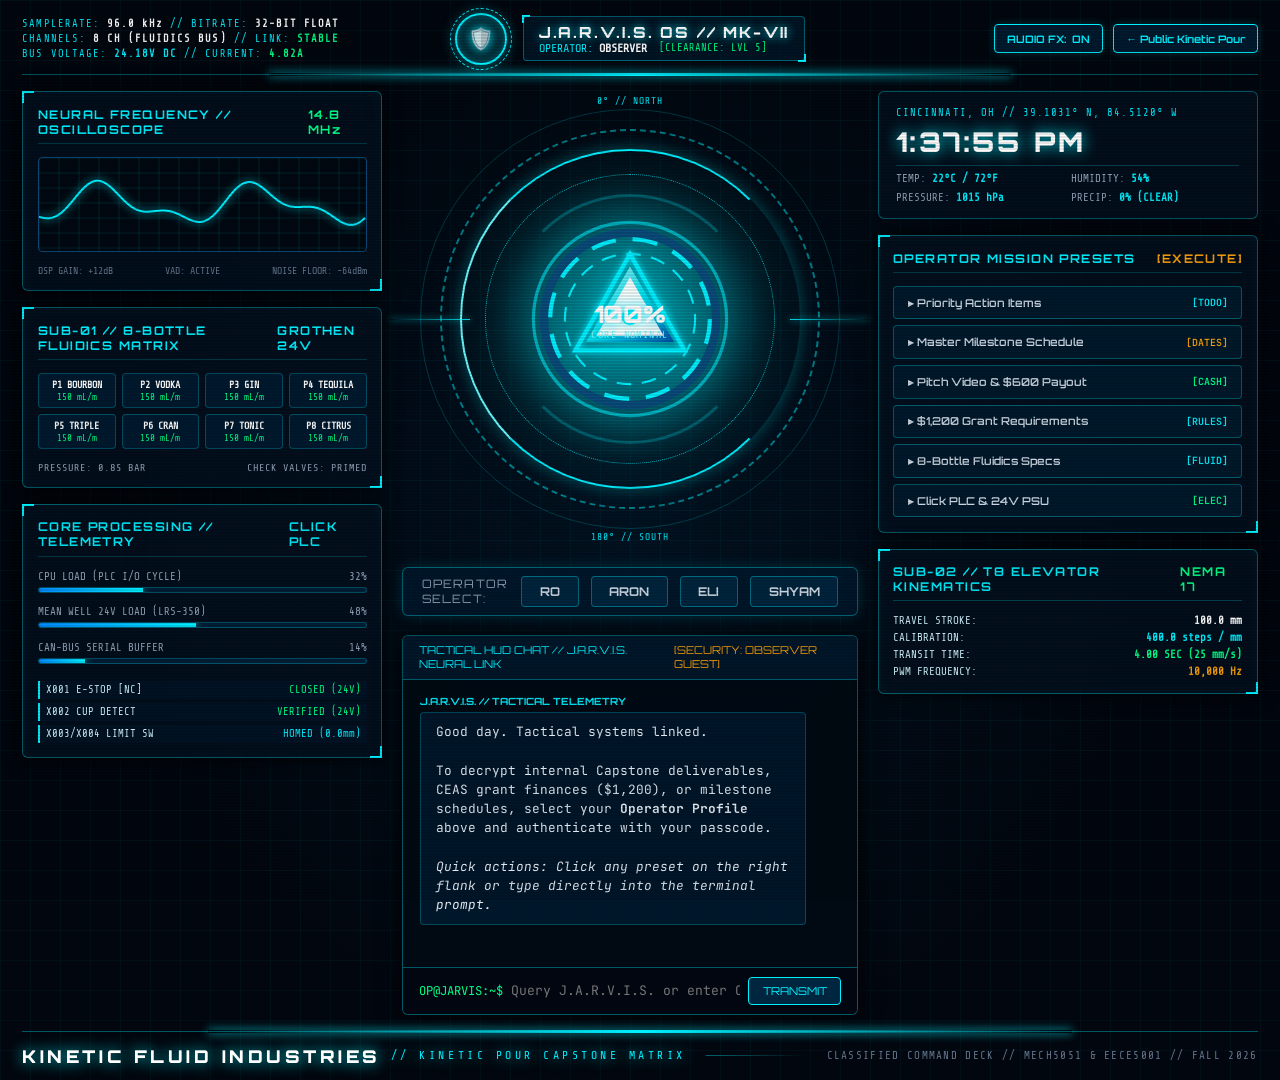
<file: operator.html>
<!DOCTYPE html>
<html lang="en">
<head>
  <meta charset="UTF-8">
  <meta name="viewport" content="width=device-width, initial-scale=1.0">
  <title>Kinetic Pour // J.A.R.V.I.S. Holographic Tactical HUD</title>
  <link rel="preconnect" href="https://fonts.googleapis.com">
  <link rel="preconnect" href="https://fonts.gstatic.com" crossorigin>
  <link href="https://fonts.googleapis.com/css2?family=Orbitron:wght@400;500;600;700;800;900&family=Share+Tech+Mono&family=JetBrains+Mono:wght@400;600;700&display=swap" rel="stylesheet">
  <style>
    :root {
      --cyan: #00f0ff;
      --cyan-bright: #6dfbff;
      --cyan-glow: rgba(0, 240, 255, 0.45);
      --cyan-dim: rgba(0, 240, 255, 0.15);
      --cyan-dark: #07263d;
      --blue-hud: #0a4c7a;
      --bg-hud: #02060e;
      --bg-panel: rgba(4, 16, 30, 0.88);
      --border-hud: rgba(0, 240, 255, 0.35);
      --amber: #f59e0b;
      --green: #00ff88;
      --red: #ff3344;
      --font-hud: 'Orbitron', sans-serif;
      --font-mono: 'Share Tech Mono', monospace;
      --font-code: 'JetBrains Mono', monospace;
    }

    * { box-sizing: border-box; margin: 0; padding: 0; }

    body {
      background-color: var(--bg-hud);
      background-image: 
        radial-gradient(circle at 50% 50%, rgba(0, 160, 255, 0.08) 0%, transparent 65%),
        linear-gradient(rgba(0, 240, 255, 0.035) 1px, transparent 1px),
        linear-gradient(90deg, rgba(0, 240, 255, 0.035) 1px, transparent 1px);
      background-size: 100% 100%, 30px 30px, 30px 30px;
      color: #d1f4ff;
      font-family: var(--font-mono);
      min-height: 100vh;
      overflow-x: hidden;
      display: flex;
      flex-direction: column;
      position: relative;
    }

    /* CRT scanlines overlay */
    body::before {
      content: "";
      position: fixed;
      top: 0; left: 0; width: 100%; height: 100%;
      background: linear-gradient(rgba(18, 16, 16, 0) 50%, rgba(0, 0, 0, 0.3) 50%);
      background-size: 100% 3px;
      pointer-events: none;
      z-index: 999;
      opacity: 0.35;
    }

    /* Outer HUD Border Reticles */
    .hud-screen-frame {
      position: relative;
      flex: 1;
      display: flex;
      flex-direction: column;
      padding: 0.8rem 1.4rem;
      max-width: 1920px;
      margin: 0 auto;
      width: 100%;
    }

    /* TOP GLOBAL HUD BAR */
    .top-hud-bar {
      display: grid;
      grid-template-columns: 320px 1fr 340px;
      align-items: center;
      padding-bottom: 0.6rem;
      border-bottom: 1px solid var(--border-hud);
      position: relative;
    }

    .top-hud-bar::after {
      content: '';
      position: absolute;
      bottom: -2px; left: 20%; right: 20%;
      height: 3px;
      background: linear-gradient(90deg, transparent, var(--cyan), transparent);
      box-shadow: 0 0 10px var(--cyan);
    }

    /* Top Left Telemetry */
    .top-left-telemetry {
      display: flex;
      flex-direction: column;
      gap: 3px;
      font-size: 0.65rem;
      color: var(--cyan);
      letter-spacing: 0.1em;
    }
    .top-left-telemetry .telemetry-val { color: #fff; font-weight: 700; }

    /* Top Center Operator Profile Badge */
    .top-center-badge {
      display: flex;
      align-items: center;
      justify-content: center;
      gap: 16px;
    }

    .avatar-glow-ring {
      width: 52px; height: 52px;
      border-radius: 50%;
      border: 2px solid var(--cyan);
      box-shadow: 0 0 15px var(--cyan-glow), inset 0 0 10px var(--cyan-glow);
      display: flex;
      align-items: center;
      justify-content: center;
      position: relative;
      background: radial-gradient(circle, rgba(0, 240, 255, 0.25) 0%, #03101d 80%);
    }
    .avatar-glow-ring::after {
      content: '';
      position: absolute;
      width: 60px; height: 60px;
      border: 1px dashed var(--cyan);
      border-radius: 50%;
      animation: spinClockwise 15s linear infinite;
    }
    .avatar-icon-inner {
      font-size: 1.3rem;
      filter: drop-shadow(0 0 6px var(--cyan));
    }

    .operator-info-box {
      display: flex;
      flex-direction: column;
      border: 1px solid var(--border-hud);
      background: rgba(0, 30, 50, 0.6);
      padding: 0.35rem 0.9rem;
      border-radius: 4px;
      position: relative;
    }
    .operator-info-box::before {
      content: '';
      position: absolute;
      top: -2px; left: -2px; width: 6px; height: 6px;
      border-top: 2px solid var(--cyan); border-left: 2px solid var(--cyan);
    }
    .operator-info-box::after {
      content: '';
      position: absolute;
      bottom: -2px; right: -2px; width: 6px; height: 6px;
      border-bottom: 2px solid var(--cyan); border-right: 2px solid var(--cyan);
    }

    .op-title {
      font-family: var(--font-hud);
      font-size: 0.95rem;
      font-weight: 800;
      color: #fff;
      letter-spacing: 0.12em;
      text-shadow: 0 0 10px var(--cyan);
    }
    .op-user-tag {
      font-size: 0.74rem;
      color: var(--cyan);
      display: flex;
      align-items: center;
      gap: 6px;
    }

    /* Top Right Action Buttons */
    .top-right-actions {
      display: flex;
      justify-content: flex-end;
      align-items: center;
      gap: 10px;
    }

    .btn-hud-small {
      background: rgba(0, 40, 70, 0.6);
      border: 1px solid var(--cyan);
      color: var(--cyan);
      font-family: var(--font-hud);
      font-size: 0.65rem;
      font-weight: 700;
      padding: 0.4rem 0.75rem;
      border-radius: 4px;
      cursor: pointer;
      text-decoration: none;
      display: inline-flex;
      align-items: center;
      gap: 6px;
      transition: all 0.2s ease;
      box-shadow: 0 0 8px rgba(0, 240, 255, 0.2);
    }
    .btn-hud-small:hover {
      background: var(--cyan);
      color: #000;
      box-shadow: 0 0 16px var(--cyan);
    }

    /* ========================================================================= */
    /* MASTER HUD THREE-COLUMN COCKPIT LAYOUT */
    /* ========================================================================= */
    .hud-cockpit-grid {
      display: grid;
      grid-template-columns: 360px 1fr 380px;
      gap: 1.2rem;
      margin-top: 1rem;
      flex: 1;
      align-items: stretch;
    }

    /* HUD PANELS */
    .hud-panel {
      background: var(--bg-panel);
      border: 1px solid var(--border-hud);
      border-radius: 6px;
      padding: 0.9rem;
      position: relative;
      display: flex;
      flex-direction: column;
      gap: 0.8rem;
      box-shadow: 0 0 20px rgba(0, 0, 0, 0.8), inset 0 0 15px rgba(0, 240, 255, 0.04);
    }
    .hud-panel::before {
      content: '';
      position: absolute;
      top: -1px; left: -1px; width: 10px; height: 10px;
      border-top: 2px solid var(--cyan); border-left: 2px solid var(--cyan);
    }
    .hud-panel::after {
      content: '';
      position: absolute;
      bottom: -1px; right: -1px; width: 10px; height: 10px;
      border-bottom: 2px solid var(--cyan); border-right: 2px solid var(--cyan);
    }

    .panel-header {
      font-family: var(--font-hud);
      font-size: 0.75rem;
      font-weight: 700;
      letter-spacing: 0.12em;
      color: var(--cyan);
      display: flex;
      justify-content: space-between;
      align-items: center;
      border-bottom: 1px solid rgba(0, 240, 255, 0.2);
      padding-bottom: 0.4rem;
    }

    /* ========================================================================= */
    /* LEFT FLANK WIDGETS */
    /* ========================================================================= */
    .left-flank {
      display: flex;
      flex-direction: column;
      gap: 1rem;
    }

    /* Oscilloscope canvas */
    .oscilloscope-box {
      height: 95px;
      background: #010811;
      border: 1px solid var(--blue-hud);
      border-radius: 4px;
      position: relative;
      overflow: hidden;
    }
    #oscilloscopeCanvas {
      width: 100%;
      height: 100%;
      display: block;
    }

    /* CPU / Subsystem Load Bars */
    .metric-row {
      display: flex;
      flex-direction: column;
      gap: 4px;
    }
    .metric-label-row {
      display: flex;
      justify-content: space-between;
      font-size: 0.68rem;
      color: #94a3b8;
    }
    .metric-bar-track {
      height: 6px;
      background: rgba(0, 40, 70, 0.6);
      border: 1px solid rgba(0, 240, 255, 0.25);
      border-radius: 3px;
      overflow: hidden;
      position: relative;
    }
    .metric-bar-fill {
      height: 100%;
      background: linear-gradient(90deg, #0088ff, var(--cyan));
      box-shadow: 0 0 8px var(--cyan);
      transition: width 0.4s ease;
    }

    /* Grothen 8-Pump Matrix */
    .pumps-grid {
      display: grid;
      grid-template-columns: repeat(4, 1fr);
      gap: 6px;
    }
    .pump-chip {
      background: rgba(0, 30, 55, 0.7);
      border: 1px solid rgba(0, 240, 255, 0.25);
      border-radius: 4px;
      padding: 5px;
      text-align: center;
      display: flex;
      flex-direction: column;
      gap: 2px;
    }
    .pump-chip .p-name { font-size: 0.62rem; color: #fff; font-weight: 700; }
    .pump-chip .p-stat { font-size: 0.58rem; color: var(--green); }

    /* Click PLC Pin Matrix */
    .plc-live-list {
      display: flex;
      flex-direction: column;
      gap: 4px;
      font-size: 0.66rem;
    }
    .plc-pin-row {
      display: flex;
      justify-content: space-between;
      padding: 3px 6px;
      background: rgba(0, 25, 45, 0.5);
      border-left: 2px solid var(--cyan);
    }

    /* ========================================================================= */
    /* CENTERPIECE: GIANT STARK ARC REACTOR & TACTICAL TERMINAL */
    /* ========================================================================= */
    .center-theater {
      display: flex;
      flex-direction: column;
      align-items: center;
      gap: 1.2rem;
      position: relative;
    }

    /* HUD Radial Guide Ring Overlay */
    .hud-radial-dials-container {
      width: 440px;
      height: 440px;
      position: relative;
      display: flex;
      align-items: center;
      justify-content: center;
      margin: 0.5rem 0;
    }

    /* Circular Degree Indicators */
    .hud-compass-ring {
      position: absolute;
      width: 420px; height: 420px;
      border: 1px solid rgba(0, 240, 255, 0.2);
      border-radius: 50%;
      pointer-events: none;
    }
    .hud-compass-ring::before {
      content: "0° // NORTH";
      position: absolute;
      top: -14px; left: 50%; transform: translateX(-50%);
      font-size: 0.6rem; color: var(--cyan); letter-spacing: 0.1em;
    }
    .hud-compass-ring::after {
      content: "180° // SOUTH";
      position: absolute;
      bottom: -14px; left: 50%; transform: translateX(-50%);
      font-size: 0.6rem; color: var(--cyan); letter-spacing: 0.1em;
    }

    /* Rotating Segment Rings */
    .arc-orbital-ring {
      position: absolute;
      border-radius: 50%;
    }

    .arc-orbital-ring.o1 {
      width: 380px; height: 380px;
      border: 2px dashed rgba(0, 240, 255, 0.5);
      animation: spinClockwise 35s linear infinite;
    }
    .arc-orbital-ring.o2 {
      width: 340px; height: 340px;
      border: 2px solid transparent;
      border-top-color: var(--cyan);
      border-bottom-color: var(--cyan);
      border-left-color: var(--cyan-bright);
      box-shadow: 0 0 15px rgba(0, 240, 255, 0.3);
      animation: spinCounter 22s linear infinite;
    }
    .arc-orbital-ring.o3 {
      width: 290px; height: 290px;
      border: 1px dotted rgba(0, 240, 255, 0.8);
      animation: spinClockwise 12s linear infinite;
    }
    .arc-orbital-ring.o4 {
      width: 250px; height: 250px;
      border: 3px solid rgba(0, 240, 255, 0.25);
      border-left-color: transparent;
      border-right-color: transparent;
      animation: spinCounter 8s linear infinite;
    }

    /* Central Arc Reactor Core SVG */
    .arc-core-svg {
      width: 210px;
      height: 210px;
      position: relative;
      filter: drop-shadow(0 0 25px #00f0ff) drop-shadow(0 0 50px rgba(0, 240, 255, 0.6));
      animation: arcPulseGlow 2.5s infinite alternate ease-in-out;
    }

    /* Center Output Percentage */
    .core-output-label {
      position: absolute;
      display: flex;
      flex-direction: column;
      align-items: center;
      pointer-events: none;
    }
    .core-output-val {
      font-family: var(--font-hud);
      font-size: 1.5rem;
      font-weight: 900;
      color: #fff;
      text-shadow: 0 0 12px var(--cyan);
    }
    .core-output-sub {
      font-size: 0.62rem;
      color: var(--cyan-bright);
      letter-spacing: 0.15em;
    }

    /* Horizontal Crosshair Laser Guide Lines */
    .crosshair-laser-left {
      position: absolute;
      left: -20px; top: 50%;
      width: 80px; height: 1px;
      background: linear-gradient(90deg, transparent, var(--cyan));
      box-shadow: 0 0 6px var(--cyan);
    }
    .crosshair-laser-right {
      position: absolute;
      right: -20px; top: 50%;
      width: 80px; height: 1px;
      background: linear-gradient(90deg, var(--cyan), transparent);
      box-shadow: 0 0 6px var(--cyan);
    }

    /* Operator Selection Bar in Center */
    .operator-selection-deck {
      display: flex;
      align-items: center;
      gap: 12px;
      background: rgba(0, 25, 45, 0.85);
      border: 1px solid var(--border-hud);
      padding: 0.5rem 1.2rem;
      border-radius: 6px;
      box-shadow: 0 0 14px rgba(0, 240, 255, 0.15);
    }

    .op-btn {
      background: rgba(0, 45, 75, 0.6);
      border: 1px solid rgba(0, 240, 255, 0.35);
      color: #cbd5e1;
      font-family: var(--font-hud);
      font-size: 0.76rem;
      font-weight: 700;
      padding: 0.45rem 1.1rem;
      border-radius: 4px;
      cursor: pointer;
      display: inline-flex;
      align-items: center;
      gap: 6px;
      transition: all 0.2s ease;
    }
    .op-btn:hover {
      background: rgba(0, 240, 255, 0.2);
      border-color: var(--cyan);
      color: #fff;
      box-shadow: 0 0 12px var(--cyan);
    }
    .op-btn.active {
      background: var(--cyan);
      color: #000;
      font-weight: 900;
      box-shadow: 0 0 18px var(--cyan);
    }

    /* PASSCODE MODAL DIALOG */
    .passcode-hud-box {
      background: rgba(2, 12, 24, 0.98);
      border: 2px solid var(--cyan);
      border-radius: 6px;
      padding: 1rem 1.4rem;
      width: 100%;
      max-width: 520px;
      display: none;
      box-shadow: 0 0 35px rgba(0, 240, 255, 0.3);
      animation: fadeIn 0.2s ease;
    }
    .passcode-hud-input {
      background: #010610;
      border: 1px solid var(--cyan);
      color: #fff;
      padding: 0.5rem 0.8rem;
      font-family: var(--font-code);
      font-size: 0.85rem;
      border-radius: 4px;
      flex: 1;
      outline: none;
    }
    .passcode-hud-input:focus {
      box-shadow: 0 0 12px var(--cyan);
    }

    /* TERMINAL CHAT WINDOW */
    .terminal-chat-deck {
      width: 100%;
      max-width: 720px;
      background: rgba(2, 10, 20, 0.92);
      border: 1px solid var(--border-hud);
      border-radius: 6px;
      display: flex;
      flex-direction: column;
      height: 380px;
      overflow: hidden;
      box-shadow: 0 0 25px rgba(0, 0, 0, 0.9);
    }

    .terminal-chat-header {
      background: rgba(0, 25, 45, 0.9);
      border-bottom: 1px solid var(--border-hud);
      padding: 0.45rem 1rem;
      font-family: var(--font-hud);
      font-size: 0.68rem;
      color: var(--cyan);
      display: flex;
      justify-content: space-between;
      align-items: center;
    }

    .terminal-chat-body {
      flex: 1;
      padding: 0.9rem 1.1rem;
      overflow-y: auto;
      display: flex;
      flex-direction: column;
      gap: 0.75rem;
      font-family: var(--font-code);
      font-size: 0.8rem;
      line-height: 1.5;
    }

    .terminal-msg {
      display: flex;
      flex-direction: column;
      gap: 3px;
    }
    .terminal-msg.jarvis {
      align-self: flex-start;
      max-width: 92%;
    }
    .terminal-msg.user {
      align-self: flex-end;
      max-width: 92%;
      align-items: flex-end;
    }
    .terminal-sender {
      font-family: var(--font-hud);
      font-size: 0.62rem;
      font-weight: 700;
      color: var(--cyan);
    }
    .terminal-bubble {
      background: rgba(0, 30, 55, 0.65);
      border: 1px solid rgba(0, 240, 255, 0.25);
      padding: 0.6rem 0.9rem;
      border-radius: 4px;
      color: #e2e8f0;
    }
    .terminal-msg.user .terminal-bubble {
      background: rgba(0, 60, 100, 0.8);
      border-color: var(--cyan);
      color: #fff;
    }

    /* CLI Prompt Input */
    .terminal-input-bar {
      background: #010610;
      border-top: 1px solid var(--border-hud);
      padding: 0.6rem 1rem;
      display: flex;
      align-items: center;
      gap: 8px;
    }
    .cli-tag {
      font-family: var(--font-code);
      font-size: 0.76rem;
      color: var(--green);
      white-space: nowrap;
    }
    .cli-text-input {
      flex: 1;
      background: transparent;
      border: none;
      color: #fff;
      font-family: var(--font-code);
      font-size: 0.82rem;
      outline: none;
    }
    .btn-cli-exec {
      background: rgba(0, 45, 75, 0.8);
      border: 1px solid var(--cyan);
      color: var(--cyan);
      font-family: var(--font-hud);
      font-size: 0.68rem;
      padding: 0.35rem 0.85rem;
      border-radius: 4px;
      cursor: pointer;
      transition: all 0.2s;
    }
    .btn-cli-exec:hover {
      background: var(--cyan);
      color: #000;
    }

    /* ========================================================================= */
    /* RIGHT FLANK WIDGETS */
    /* ========================================================================= */
    .right-flank {
      display: flex;
      flex-direction: column;
      gap: 1rem;
    }

    /* Big Stark Clock & Environmental Telemetry */
    .clock-weather-deck {
      background: var(--bg-panel);
      border: 1px solid var(--border-hud);
      border-radius: 6px;
      padding: 0.9rem 1.1rem;
      display: flex;
      flex-direction: column;
      gap: 6px;
    }

    .stark-digital-clock {
      font-family: var(--font-hud);
      font-size: 1.7rem;
      font-weight: 900;
      color: #fff;
      letter-spacing: 0.08em;
      text-shadow: 0 0 15px var(--cyan);
    }

    .environment-readout {
      display: grid;
      grid-template-columns: 1fr 1fr;
      gap: 6px;
      font-size: 0.68rem;
      color: #94a3b8;
      border-top: 1px solid rgba(0, 240, 255, 0.2);
      padding-top: 6px;
    }
    .env-item strong { color: var(--cyan); }

    /* Mission Presets Styled Like Stark HUD Panels */
    .stark-presets-deck {
      display: flex;
      flex-direction: column;
      gap: 6px;
    }
    .stark-preset-btn {
      background: rgba(0, 30, 50, 0.7);
      border: 1px solid rgba(0, 240, 255, 0.3);
      color: #cbd5e1;
      font-family: var(--font-hud);
      font-size: 0.68rem;
      font-weight: 600;
      padding: 0.55rem 0.85rem;
      border-radius: 4px;
      cursor: pointer;
      display: flex;
      justify-content: space-between;
      align-items: center;
      transition: all 0.2s ease;
    }
    .stark-preset-btn:hover {
      background: rgba(0, 240, 255, 0.25);
      border-color: var(--cyan);
      color: #fff;
      transform: translateX(4px);
      box-shadow: 0 0 10px rgba(0, 240, 255, 0.3);
    }
    .stark-preset-btn .badge {
      font-family: var(--font-code);
      font-size: 0.62rem;
      color: var(--cyan);
    }

    /* Classified Operator Checklist */
    .operator-dossier-card {
      background: rgba(2, 15, 30, 0.95);
      border: 1px solid var(--cyan);
      border-radius: 6px;
      padding: 0.9rem;
      display: none;
      box-shadow: 0 0 20px rgba(0, 240, 255, 0.2);
    }
    .dossier-header {
      font-family: var(--font-hud);
      font-size: 0.76rem;
      font-weight: 800;
      color: var(--cyan);
      border-bottom: 1px solid rgba(0, 240, 255, 0.25);
      padding-bottom: 4px;
      margin-bottom: 6px;
      display: flex;
      justify-content: space-between;
    }
    .dossier-list {
      list-style: none;
      display: flex;
      flex-direction: column;
      gap: 6px;
      font-size: 0.72rem;
      color: #cbd5e1;
    }
    .dossier-list li {
      display: flex;
      align-items: center;
      gap: 8px;
    }
    .dossier-list input[type="checkbox"] {
      accent-color: var(--cyan);
      cursor: pointer;
    }

    /* ========================================================================= */
    /* BOTTOM KINETIC FLUID INDUSTRIES FOOTER */
    /* ========================================================================= */
    .bottom-stark-footer {
      margin-top: 1rem;
      padding-top: 0.8rem;
      border-top: 1px solid var(--border-hud);
      display: flex;
      justify-content: space-between;
      align-items: center;
      position: relative;
    }
    .bottom-stark-footer::before {
      content: '';
      position: absolute;
      top: -2px; left: 15%; right: 15%;
      height: 3px;
      background: linear-gradient(90deg, transparent, var(--cyan), transparent);
      box-shadow: 0 0 10px var(--cyan);
    }

    .stark-logo-brand {
      font-family: var(--font-hud);
      font-size: 1.1rem;
      font-weight: 900;
      letter-spacing: 0.2em;
      color: #fff;
      text-shadow: 0 0 15px var(--cyan);
      display: flex;
      align-items: center;
      gap: 10px;
    }

    .hud-laser-line {
      flex: 1;
      height: 1px;
      background: linear-gradient(90deg, rgba(0, 240, 255, 0.4), transparent);
      margin: 0 20px;
    }

    /* ANIMATIONS */
    @keyframes spinClockwise { 100% { transform: rotate(360deg); } }
    @keyframes spinCounter { 100% { transform: rotate(-360deg); } }
    @keyframes arcPulseGlow {
      0% { transform: scale(0.96); filter: drop-shadow(0 0 20px #00f0ff); }
      100% { transform: scale(1.04); filter: drop-shadow(0 0 40px #00f0ff) drop-shadow(0 0 70px rgba(0, 240, 255, 0.8)); }
    }
    @keyframes fadeIn { from { opacity: 0; } to { opacity: 1; } }

    @media (max-width: 1200px) {
      .hud-cockpit-grid { grid-template-columns: 1fr; }
      .top-hud-bar { grid-template-columns: 1fr; gap: 10px; text-align: center; }
      .top-center-badge { margin: 10px 0; }
    }
  </style>
</head>
<body>

  <div class="hud-screen-frame">

    <!-- ========================================================================= -->
    <!-- TOP GLOBAL HUD BAR // KINETIC FLUID INDUSTRIES -->
    <!-- ========================================================================= -->
    <div class="top-hud-bar">
      <!-- Top Left: Audio / Telemetry Specs -->
      <div class="top-left-telemetry">
        <div>SAMPLERATE: <span class="telemetry-val">96.0 kHz</span> // BITRATE: <span class="telemetry-val">32-BIT FLOAT</span></div>
        <div>CHANNELS: <span class="telemetry-val">8 CH (FLUIDICS BUS)</span> // LINK: <span class="telemetry-val" style="color: var(--green);">STABLE</span></div>
        <div>BUS VOLTAGE: <span class="telemetry-val" style="color: var(--cyan);">24.18V DC</span> // CURRENT: <span class="telemetry-val" style="color: var(--green);">4.82A</span></div>
      </div>

      <!-- Top Center: Holographic Operator Identity Badge -->
      <div class="top-center-badge">
        <div class="avatar-glow-ring">
          <span class="avatar-icon-inner" id="avatar-icon">🛡️</span>
        </div>
        <div class="operator-info-box">
          <div class="op-title">J.A.R.V.I.S. OS // MK-VII</div>
          <div class="op-user-tag">
            <span>OPERATOR:</span>
            <strong id="badge-operator-name" style="color: #fff;">OBSERVER</strong>
            <span style="font-size: 0.65rem; color: var(--green); margin-left: 6px;">[CLEARANCE: LVL 5]</span>
          </div>
        </div>
      </div>

      <!-- Top Right: Audio FX & Public Site Jump -->
      <div class="top-right-actions">
        <button class="btn-hud-small" onclick="toggleAudioFx()">
          <span>AUDIO FX:</span>
          <strong id="audio-state-text">ON</strong>
        </button>
        <a href="https://rohendhar.github.io/kinetic-pour/" class="btn-hud-small">
          ← Public Kinetic Pour
        </a>
      </div>
    </div>

    <!-- ========================================================================= -->
    <!-- MASTER THREE-COLUMN HUD COCKPIT -->
    <!-- ========================================================================= -->
    <div class="hud-cockpit-grid">

      <!-- ===================================================================== -->
      <!-- LEFT FLANK WING -->
      <!-- ===================================================================== -->
      <div class="left-flank">
        
        <!-- Live Audio Oscilloscope Canvas -->
        <div class="hud-panel">
          <div class="panel-header">
            <span>NEURAL FREQUENCY // OSCILLOSCOPE</span>
            <span style="color: var(--green);">14.8 MHz</span>
          </div>
          <div class="oscilloscope-box">
            <canvas id="oscilloscopeCanvas"></canvas>
          </div>
          <div style="display: flex; justify-content: space-between; font-size: 0.62rem; color: #64748b;">
            <span>DSP GAIN: +12dB</span>
            <span>VAD: ACTIVE</span>
            <span>NOISE FLOOR: -64dBm</span>
          </div>
        </div>

        <!-- 8-Bottle Fluidics Matrix -->
        <div class="hud-panel">
          <div class="panel-header">
            <span>SUB-01 // 8-BOTTLE FLUIDICS MATRIX</span>
            <span style="color: var(--cyan);">GROTHEN 24V</span>
          </div>
          <div class="pumps-grid">
            <div class="pump-chip"><span class="p-name">P1 BOURBON</span><span class="p-stat">150 mL/m</span></div>
            <div class="pump-chip"><span class="p-name">P2 VODKA</span><span class="p-stat">150 mL/m</span></div>
            <div class="pump-chip"><span class="p-name">P3 GIN</span><span class="p-stat">150 mL/m</span></div>
            <div class="pump-chip"><span class="p-name">P4 TEQUILA</span><span class="p-stat">150 mL/m</span></div>
            <div class="pump-chip"><span class="p-name">P5 TRIPLE</span><span class="p-stat">150 mL/m</span></div>
            <div class="pump-chip"><span class="p-name">P6 CRAN</span><span class="p-stat">150 mL/m</span></div>
            <div class="pump-chip"><span class="p-name">P7 TONIC</span><span class="p-stat">150 mL/m</span></div>
            <div class="pump-chip"><span class="p-name">P8 CITRUS</span><span class="p-stat">150 mL/m</span></div>
          </div>
          <div style="font-size: 0.64rem; color: #94a3b8; display: flex; justify-content: space-between;">
            <span>PRESSURE: 0.85 BAR</span>
            <span>CHECK VALVES: PRIMED</span>
          </div>
        </div>

        <!-- Subsystem Resource Monitors -->
        <div class="hud-panel">
          <div class="panel-header">
            <span>CORE PROCESSING // TELEMETRY</span>
            <span style="color: var(--cyan);">CLICK PLC</span>
          </div>
          <div class="metric-row">
            <div class="metric-label-row"><span>CPU LOAD (PLC I/O CYCLE)</span><span>32%</span></div>
            <div class="metric-bar-track"><div class="metric-bar-fill" style="width: 32%;"></div></div>
          </div>
          <div class="metric-row">
            <div class="metric-label-row"><span>MEAN WELL 24V LOAD (LRS-350)</span><span>48%</span></div>
            <div class="metric-bar-track"><div class="metric-bar-fill" style="width: 48%;"></div></div>
          </div>
          <div class="metric-row">
            <div class="metric-label-row"><span>CAN-BUS SERIAL BUFFER</span><span>14%</span></div>
            <div class="metric-bar-track"><div class="metric-bar-fill" style="width: 14%;"></div></div>
          </div>
          <div class="plc-live-list" style="margin-top: 4px;">
            <div class="plc-pin-row"><span>X001 E-STOP [NC]</span><span style="color: var(--green);">CLOSED (24V)</span></div>
            <div class="plc-pin-row"><span>X002 CUP DETECT</span><span style="color: var(--green);">VERIFIED (24V)</span></div>
            <div class="plc-pin-row"><span>X003/X004 LIMIT SW</span><span style="color: var(--cyan);">HOMED (0.0mm)</span></div>
          </div>
        </div>

      </div>

      <!-- ===================================================================== -->
      <!-- CENTERPIECE THEATER: GIANT STARK ARC REACTOR + TACTICAL TERMINAL -->
      <!-- ===================================================================== -->
      <div class="center-theater">
        
        <!-- Stark Holographic Arc Reactor Dial Assembly -->
        <div class="hud-radial-dials-container">
          <div class="crosshair-laser-left"></div>
          <div class="crosshair-laser-right"></div>
          
          <div class="hud-compass-ring"></div>
          <div class="arc-orbital-ring o1"></div>
          <div class="arc-orbital-ring o2"></div>
          <div class="arc-orbital-ring o3"></div>
          <div class="arc-orbital-ring o4"></div>

          <!-- High-detail SVG Arc Reactor -->
          <svg class="arc-core-svg" viewBox="0 0 200 200">
            <defs>
              <linearGradient id="arcGlowGrad" x1="0%" y1="0%" x2="100%" y2="100%">
                <stop offset="0%" stop-color="#ffffff"/>
                <stop offset="50%" stop-color="#00f0ff"/>
                <stop offset="100%" stop-color="#0044aa"/>
              </linearGradient>
              <filter id="glow">
                <feGaussianBlur stdDeviation="3" result="coloredBlur"/>
                <feMerge>
                  <feMergeNode in="coloredBlur"/>
                  <feMergeNode in="SourceGraphic"/>
                </feMerge>
              </filter>
            </defs>

            <!-- Outer beveled ring -->
            <circle cx="100" cy="100" r="92" fill="none" stroke="#00f0ff" stroke-width="3" opacity="0.6"/>
            <circle cx="100" cy="100" r="82" fill="none" stroke="#0a4c7a" stroke-width="8"/>
            
            <!-- 10 Segmented Arc Coils -->
            <g stroke="#00f0ff" stroke-width="4" fill="none">
              <circle cx="100" cy="100" r="76" stroke-dasharray="24 16"/>
              <circle cx="100" cy="100" r="62" stroke-dasharray="14 10" stroke-width="2"/>
            </g>

            <!-- Triangular Palladium Arc Core Frame (Mark VI / Mark VII) -->
            <polygon points="100,38 152,130 48,130" fill="none" stroke="#00f0ff" stroke-width="4" filter="url(#glow)"/>
            <polygon points="100,50 142,122 58,122" fill="url(#arcGlowGrad)" opacity="0.85"/>
            <polygon points="100,60 132,116 68,116" fill="#ffffff" opacity="0.95"/>
            
            <!-- Central Glowing Power Nucleus -->
            <circle cx="100" cy="98" r="16" fill="#ffffff" filter="url(#glow)"/>
            <circle cx="100" cy="98" r="8" fill="#00f0ff"/>
          </svg>

          <!-- Core Output Badge -->
          <div class="core-output-label">
            <span class="core-output-val">100%</span>
            <span class="core-output-sub">CORE NOMINAL</span>
          </div>
        </div>

        <!-- Operator Selection Deck -->
        <div class="operator-selection-deck">
          <span style="font-family: var(--font-hud); font-size: 0.72rem; color: #94a3b8; letter-spacing: 0.1em;">
            OPERATOR SELECT:
          </span>
          <button class="op-btn" id="btn-ro" onclick="promptOperator('Ro')">RO</button>
          <button class="op-btn" id="btn-aron" onclick="promptOperator('Aron')">ARON</button>
          <button class="op-btn" id="btn-eli" onclick="promptOperator('Eli')">ELI</button>
          <button class="op-btn" id="btn-shyam" onclick="promptOperator('Shyam')">SHYAM</button>
          <button class="op-btn" id="btn-logout" onclick="logoutOperator()" style="display: none; border-color: var(--red); color: var(--red);">
            LOGOUT
          </button>
        </div>

        <!-- Passcode Prompt Dialog -->
        <div class="passcode-hud-box" id="passcode-box">
          <div style="display: flex; justify-content: space-between; font-size: 0.76rem; color: var(--cyan); margin-bottom: 6px;">
            <span>SECURITY INTERLOCK // CLEARANCE LEVEL 5</span>
            <span>ENCRYPTION: 4096-BIT</span>
          </div>
          <div style="font-size: 0.78rem; color: #cbd5e1; margin-bottom: 8px;">
            Enter security passcode to authenticate as <strong id="passcode-target-name" style="color: var(--cyan);">RO</strong>:
            <span style="font-size: 0.7rem; color: #64748b;">(Passcode = Operator Name)</span>
          </div>
          <div style="display: flex; gap: 8px;">
            <input type="password" id="passcode-field" class="passcode-hud-input" placeholder="Enter operator name..." onkeydown="if(event.key==='Enter') submitPasscode()">
            <button class="btn-cli-exec" onclick="submitPasscode()" style="padding: 0.5rem 1.1rem;">VERIFY</button>
            <button onclick="cancelPasscode()" style="background: transparent; border: 1px solid #475569; color: #94a3b8; padding: 0.5rem 0.8rem; border-radius: 4px; cursor: pointer;">CANCEL</button>
          </div>
          <div id="passcode-error-tag" style="color: var(--red); font-size: 0.7rem; margin-top: 6px; display: none;">
            ⚠️ INVALID PASSCODE: Verification failed.
          </div>
        </div>

        <!-- Terminal Chat Console -->
        <div class="terminal-chat-deck">
          <div class="terminal-chat-header">
            <span>TACTICAL HUD CHAT // J.A.R.V.I.S. NEURAL LINK</span>
            <span id="chat-clearance-indicator" style="color: var(--amber);">[SECURITY: OBSERVER GUEST]</span>
          </div>

          <div class="terminal-chat-body" id="chat-body">
            <div class="terminal-msg jarvis">
              <span class="terminal-sender">J.A.R.V.I.S. // TACTICAL TELEMETRY</span>
              <div class="terminal-bubble">
                Good day. Tactical systems linked.<br><br>
                To decrypt internal Capstone deliverables, CEAS grant finances ($1,200), or milestone schedules, select your <strong>Operator Profile</strong> above and authenticate with your passcode.<br><br>
                <em>Quick actions: Click any preset on the right flank or type directly into the terminal prompt.</em>
              </div>
            </div>
          </div>

          <div class="terminal-input-bar">
            <span class="cli-tag" id="cli-operator-tag">OP@JARVIS:~$</span>
            <input type="text" id="cli-user-input" class="cli-text-input" placeholder="Query J.A.R.V.I.S. or enter CLI command (e.g. 'status', 'deliverables', 'bom', 'payout')..." onkeydown="if(event.key==='Enter') sendJarvisCommand()">
            <button class="btn-cli-exec" onclick="sendJarvisCommand()">TRANSMIT</button>
          </div>
        </div>

      </div>

      <!-- ===================================================================== -->
      <!-- RIGHT FLANK WIDGETS -->
      <!-- ===================================================================== -->
      <div class="right-flank">
        
        <!-- Big Stark Digital Clock & Local Sensor Readouts -->
        <div class="clock-weather-deck">
          <div style="font-size: 0.65rem; color: var(--cyan); letter-spacing: 0.1em;">
            CINCINNATI, OH // 39.1031° N, 84.5120° W
          </div>
          <div class="stark-digital-clock" id="stark-clock">
            --:--:--
          </div>
          <div class="environment-readout">
            <div class="env-item">TEMP: <strong>22°C / 72°F</strong></div>
            <div class="env-item">HUMIDITY: <strong>54%</strong></div>
            <div class="env-item">PRESSURE: <strong>1015 hPa</strong></div>
            <div class="env-item">PRECIP: <strong>0% (CLEAR)</strong></div>
          </div>
        </div>

        <!-- Operator Mission Presets -->
        <div class="hud-panel">
          <div class="panel-header">
            <span>OPERATOR MISSION PRESETS</span>
            <span style="color: var(--amber);">[EXECUTE]</span>
          </div>
          <div class="stark-presets-deck">
            <button class="stark-preset-btn" onclick="executePreset('What are my priority deliverables and action items?')">
              <span>▸ Priority Action Items</span>
              <span class="badge">[TODO]</span>
            </button>
            <button class="stark-preset-btn" onclick="executePreset('What are our milestone deadlines and Gantt schedule?')">
              <span>▸ Master Milestone Schedule</span>
              <span class="badge" style="color: var(--amber);">[DATES]</span>
            </button>
            <button class="stark-preset-btn" onclick="executePreset('What is the deadline for the 5-Minute Pitch Deck Video and $600 payout?')">
              <span>▸ Pitch Video &amp; $600 Payout</span>
              <span class="badge" style="color: var(--green);">[CASH]</span>
            </button>
            <button class="stark-preset-btn" onclick="executePreset('Explain the CEAS Innovation Challenge $1,200 grant requirements')">
              <span>▸ $1,200 Grant Requirements</span>
              <span class="badge">[RULES]</span>
            </button>
            <button class="stark-preset-btn" onclick="executePreset('What are the 8 bottle parameters and fluidic tubing specs?')">
              <span>▸ 8-Bottle Fluidics Specs</span>
              <span class="badge" style="color: var(--cyan);">[FLUID]</span>
            </button>
            <button class="stark-preset-btn" onclick="executePreset('What are the electrical PLC and relay specifications?')">
              <span>▸ Click PLC &amp; 24V PSU</span>
              <span class="badge" style="color: var(--green);">[ELEC]</span>
            </button>
          </div>
        </div>

        <!-- Operator Classified Dossier & Checklist (Appears upon login) -->
        <div class="operator-dossier-card" id="operator-dossier-card">
          <div class="dossier-header">
            <span id="dossier-name-tag">RO [OP-01]</span>
            <span style="color: var(--green);">● LEVEL 5 ACTIVE</span>
          </div>
          <div style="font-size: 0.68rem; color: #94a3b8; margin-bottom: 6px;" id="dossier-role-text">
            ROLE: Systems Lead &amp; Project Manager
          </div>
          <ul class="dossier-list" id="dossier-task-list">
            <!-- Injected via JavaScript -->
          </ul>
        </div>

        <!-- T8 Kinematics / Elevator Subsystem -->
        <div class="hud-panel">
          <div class="panel-header">
            <span>SUB-02 // T8 ELEVATOR KINEMATICS</span>
            <span style="color: var(--green);">NEMA 17</span>
          </div>
          <div style="display: flex; flex-direction: column; gap: 4px; font-size: 0.68rem;">
            <div style="display: flex; justify-content: space-between;">
              <span>TRAVEL STROKE:</span><strong style="color: #fff;">100.0 mm</strong>
            </div>
            <div style="display: flex; justify-content: space-between;">
              <span>CALIBRATION:</span><strong style="color: var(--cyan);">400.0 steps / mm</strong>
            </div>
            <div style="display: flex; justify-content: space-between;">
              <span>TRANSIT TIME:</span><strong style="color: var(--green);">4.00 SEC (25 mm/s)</strong>
            </div>
            <div style="display: flex; justify-content: space-between;">
              <span>PWM FREQUENCY:</span><strong style="color: var(--amber);">10,000 Hz</strong>
            </div>
          </div>
        </div>

      </div>

    </div>

    <!-- ========================================================================= -->
    <!-- BOTTOM KINETIC FLUID INDUSTRIES LOGO BAR -->
    <!-- ========================================================================= -->
    <div class="bottom-stark-footer">
      <div class="stark-logo-brand">
        KINETIC FLUID INDUSTRIES <span style="font-size: 0.72rem; color: var(--cyan); font-family: var(--font-mono); font-weight: 400;">// KINETIC POUR CAPSTONE MATRIX</span>
      </div>
      <div class="hud-laser-line"></div>
      <div style="font-size: 0.68rem; color: #64748b; letter-spacing: 0.12em;">
        CLASSIFIED COMMAND DECK // MECH5051 &amp; EECE5001 // FALL 2026
      </div>
    </div>

  </div>

  <!-- ========================================================================= -->
  <!-- JAVASCRIPT: AUDIO SYNTHESIZER, CANVAS OSCILLOSCOPE, LOGIC & AUTH -->
  <!-- ========================================================================= -->
  <script>
    // Audio Synthesizer (Web Audio API)
    let audioCtx = null;
    let audioActive = true;

    function initAudio() {
      if (!audioCtx) {
        audioCtx = new (window.AudioContext || window.webkitAudioContext)();
      }
    }

    function playBeep(freq = 900, type = 'sine', duration = 0.05) {
      if (!audioActive) return;
      try {
        initAudio();
        const osc = audioCtx.createOscillator();
        const gain = audioCtx.createGain();
        osc.type = type;
        osc.frequency.setValueAtTime(freq, audioCtx.currentTime);
        gain.gain.setValueAtTime(0.04, audioCtx.currentTime);
        gain.gain.exponentialRampToValueAtTime(0.0001, audioCtx.currentTime + duration);
        osc.connect(gain);
        gain.connect(audioCtx.destination);
        osc.start();
        osc.stop(audioCtx.currentTime + duration);
      } catch (e) {}
    }

    function toggleAudioFx() {
      audioActive = !audioActive;
      document.getElementById('audio-state-text').innerText = audioActive ? 'ON' : 'OFF';
      playBeep(audioActive ? 1200 : 400);
    }

    // Oscilloscope Waveform Animation
    const oscCanvas = document.getElementById('oscilloscopeCanvas');
    const oscCtx = oscCanvas.getContext('2d');
    let waveOffset = 0;

    function resizeOsc() {
      oscCanvas.width = oscCanvas.offsetWidth;
      oscCanvas.height = oscCanvas.offsetHeight;
    }
    window.addEventListener('resize', resizeOsc);
    resizeOsc();

    function drawOscilloscope() {
      const w = oscCanvas.width;
      const h = oscCanvas.height;
      oscCtx.clearRect(0, 0, w, h);

      // Gridlines
      oscCtx.strokeStyle = 'rgba(0, 240, 255, 0.12)';
      oscCtx.lineWidth = 1;
      for (let x = 0; x < w; x += 20) {
        oscCtx.beginPath();
        oscCtx.moveTo(x, 0);
        oscCtx.lineTo(x, h);
        oscCtx.stroke();
      }
      for (let y = 0; y < h; y += 15) {
        oscCtx.beginPath();
        oscCtx.moveTo(0, y);
        oscCtx.lineTo(w, y);
        oscCtx.stroke();
      }

      // Neon Wave
      oscCtx.strokeStyle = '#00f0ff';
      oscCtx.lineWidth = 2;
      oscCtx.shadowColor = '#00f0ff';
      oscCtx.shadowBlur = 8;
      oscCtx.beginPath();

      const midY = h / 2;
      for (let x = 0; x < w; x++) {
        const rad = (x * 0.04) + waveOffset;
        const y = midY + Math.sin(rad) * 16 + Math.cos(rad * 2.1) * 8;
        if (x === 0) oscCtx.moveTo(x, y);
        else oscCtx.lineTo(x, y);
      }
      oscCtx.stroke();
      oscCtx.shadowBlur = 0;

      waveOffset += 0.06;
      requestAnimationFrame(drawOscilloscope);
    }
    requestAnimationFrame(drawOscilloscope);

    // Stark Digital Clock
    function updateStarkClock() {
      const now = new Date();
      const timeStr = now.toLocaleTimeString('en-US', { timeZone: 'America/New_York', hour12: true });
      const ms = String(now.getMilliseconds()).padStart(3, '0');
      const el = document.getElementById('stark-clock');
      if (el) el.innerText = `${timeStr}`;
    }
    setInterval(updateStarkClock, 200);
    updateStarkClock();

    // Operator Authentication State
    let activeOperator = sessionStorage.getItem('kp_stark_op') || null;
    let targetPromptOp = 'Ro';

    const OPERATOR_DATA = {
      'Ro': {
        icon: '👨‍✈️',
        code: 'OP-RO-01',
        role: 'Project Manager & Systems Integration Lead',
        tasks: [
          '8-Nozzle Manifold CAD: Finalize fluid convergence geometry in Fusion 360.',
          'Jacob Cress Documentation: Submit finalized Team Lead / Sponsor introductory doc.',
          'Team Proposal Synthesis: Consolidate BOM vendor quotes and CAD by Sept 23.',
          '5-Minute Pitch Deck Video: Direct slides & script for Sept 28 ($600 payout).'
        ]
      },
      'Aron': {
        icon: '💰',
        code: 'OP-AJ-02',
        role: 'Finance, Procurement & Bottling Co-Lead',
        tasks: [
          'Itemized BOM Rollup: Compile exact vendor quotes for Sept 23 Proposal.',
          'Bottling Hardware Quotes: Finalize 8 bottles, silicone bungs & Grothen pumps.',
          'Canvas Purchase Requests: Prepare pre-approval request forms for Innovation Chair.',
          'Grant Capital Ledger: Manage $600 upfront working capital disbursements.'
        ]
      },
      'Eli': {
        icon: '⚡',
        code: 'OP-ER-03',
        role: 'Electrical & Industrial Automation Lead',
        tasks: [
          'BOM Quotes: Finalize datasheets for Click PLC, Mean Well 24V PSU & relays.',
          'Electrical Schematic: Complete single-line wiring diagram with E-stop cut.',
          'Lift Limit Switches: Mount & verify NC optical homing switches with Shyam.',
          'Bulkhead Layout: Finalize IP65 enclosure gland sizing & thermal venting.'
        ]
      },
      'Shyam': {
        icon: '📐',
        code: 'OP-SP-04',
        role: 'Operations & Kinematics Lead',
        tasks: [
          'Elevator CAD: Complete MGN12H linear rail & T8 lead screw assembly.',
          'Master Gantt Schedule: Maintain Excel critical path for Sept 23 & Sept 28.',
          'Thermal Study: Document recommendation on stainless steel stones vs Peltier.',
          '3D Print Queue: Queue elevator brackets & carriage test prints at 1819 Hub.'
        ]
      }
    };

    function promptOperator(name) {
      playBeep(1100);
      targetPromptOp = name;
      document.getElementById('passcode-target-name').innerText = name.toUpperCase();
      document.getElementById('passcode-box').style.display = 'block';
      const f = document.getElementById('passcode-field');
      f.value = '';
      f.placeholder = `Passcode (e.g. ${name})`;
      f.focus();
      document.getElementById('passcode-error-tag').style.display = 'none';
    }

    function cancelPasscode() {
      playBeep(600);
      document.getElementById('passcode-box').style.display = 'none';
    }

    function submitPasscode() {
      const input = document.getElementById('passcode-field');
      const val = (input ? input.value : '').trim();
      const err = document.getElementById('passcode-error-tag');

      if (val.toLowerCase() === targetPromptOp.toLowerCase()) {
        playBeep(1500, 'sine', 0.1);
        activeOperator = targetPromptOp;
        sessionStorage.setItem('kp_stark_op', targetPromptOp);
        document.getElementById('passcode-box').style.display = 'none';
        applyStarkOperatorUI();
        appendTerminalNotice(`SECURITY CLEARANCE GRANTED: Level 5 Dossier Decrypted for Operator ${targetPromptOp.toUpperCase()}.`);
      } else {
        playBeep(320, 'sawtooth', 0.25);
        if (err) err.style.display = 'block';
      }
    }

    function logoutOperator() {
      playBeep(450);
      activeOperator = null;
      sessionStorage.removeItem('kp_stark_op');
      applyStarkOperatorUI();
      appendTerminalNotice("SECURITY LOCK ENGAGED: Returned to Guest Observer Telemetry.");
    }

    function applyStarkOperatorUI() {
      const nameBadge = document.getElementById('badge-operator-name');
      const avatarIcon = document.getElementById('avatar-icon');
      const logoutBtn = document.getElementById('btn-logout');
      const cliTag = document.getElementById('cli-operator-tag');
      const indicator = document.getElementById('chat-clearance-indicator');
      const dossierCard = document.getElementById('operator-dossier-card');

      document.querySelectorAll('.op-btn').forEach(b => b.classList.remove('active'));

      if (activeOperator && OPERATOR_DATA[activeOperator]) {
        const data = OPERATOR_DATA[activeOperator];
        nameBadge.innerText = activeOperator.toUpperCase();
        avatarIcon.innerText = data.icon;
        logoutBtn.style.display = 'inline-flex';
        cliTag.innerText = `${activeOperator.toUpperCase()}@JARVIS:~$`;
        indicator.innerText = `[SECURITY: LEVEL 5 // ${activeOperator.toUpperCase()}]`;
        indicator.style.color = 'var(--green)';

        const activeBtn = document.getElementById(`btn-${activeOperator.toLowerCase()}`);
        if (activeBtn) activeBtn.classList.add('active');

        // Dossier Card
        dossierCard.style.display = 'block';
        document.getElementById('dossier-name-tag').innerText = `${activeOperator.toUpperCase()} [${data.code}]`;
        document.getElementById('dossier-role-text').innerText = `ROLE: ${data.role}`;
        const list = document.getElementById('dossier-task-list');
        list.innerHTML = '';
        data.tasks.forEach((t, i) => {
          const key = `kp_stark_${activeOperator}_${i}`;
          const checked = localStorage.getItem(key) === 'true';
          const li = document.createElement('li');
          li.innerHTML = `
            <input type="checkbox" id="${key}" ${checked ? 'checked' : ''} onchange="localStorage.setItem('${key}', this.checked); playBeep(1100);">
            <label for="${key}" style="${checked ? 'text-decoration: line-through; color: #64748b;' : ''}">${t}</label>
          `;
          list.appendChild(li);
        });
      } else {
        nameBadge.innerText = 'OBSERVER';
        avatarIcon.innerText = '🛡️';
        logoutBtn.style.display = 'none';
        cliTag.innerText = 'OP@JARVIS:~$';
        indicator.innerText = '[SECURITY: OBSERVER GUEST]';
        indicator.style.color = 'var(--amber)';
        dossierCard.style.display = 'none';
      }
    }

    function appendTerminalNotice(text) {
      const body = document.getElementById('chat-body');
      const div = document.createElement('div');
      div.className = 'terminal-msg jarvis';
      div.innerHTML = `
        <span class="terminal-sender" style="color: var(--amber);">SYSTEM NOTIFICATION</span>
        <div class="terminal-bubble" style="border-color: var(--amber); color: #fef08a;">${text}</div>
      `;
      body.appendChild(div);
      body.scrollTop = body.scrollHeight;
    }

    async function sendJarvisCommand(overrideText) {
      const input = document.getElementById('cli-user-input');
      const message = overrideText || (input ? input.value.trim() : '');
      if (!message) return;
      if (input) input.value = '';

      playBeep(950);

      const body = document.getElementById('chat-body');
      const userDiv = document.createElement('div');
      userDiv.className = 'terminal-msg user';
      const sender = activeOperator ? `OPERATOR: ${activeOperator.toUpperCase()}` : 'OBSERVER';
      userDiv.innerHTML = `
        <span class="terminal-sender">${sender}</span>
        <div class="terminal-bubble">${escapeHtml(message)}</div>
      `;
      body.appendChild(userDiv);
      body.scrollTop = body.scrollHeight;

      // Loading bubble
      const loadDiv = document.createElement('div');
      loadDiv.className = 'terminal-msg jarvis';
      loadDiv.innerHTML = `
        <span class="terminal-sender">J.A.R.V.I.S. // PROCESSING</span>
        <div class="terminal-bubble" style="color: var(--cyan);">Accessing Capstone encrypted database...</div>
      `;
      body.appendChild(loadDiv);
      body.scrollTop = body.scrollHeight;

      try {
        const res = await fetch('/api/chat', {
          method: 'POST',
          headers: { 'Content-Type': 'application/json' },
          body: JSON.stringify({
            sender: activeOperator || 'Guest',
            operatorAuth: !!activeOperator,
            message: message
          })
        });
        const data = await res.json();
        loadDiv.innerHTML = `
          <span class="terminal-sender">J.A.R.V.I.S. // TACTICAL INTELLIGENCE</span>
          <div class="terminal-bubble">${formatReply(data.reply || 'No telemetry received.')}</div>
        `;
        playBeep(850);
      } catch (e) {
        // Zero-PC Static Fallback
        const fallback = generateFallback(message);
        loadDiv.innerHTML = `
          <span class="terminal-sender">J.A.R.V.I.S. // TACTICAL TELEMETRY</span>
          <div class="terminal-bubble">${formatReply(fallback)}</div>
        `;
        playBeep(800);
      }
      body.scrollTop = body.scrollHeight;
    }

    function executePreset(q) {
      sendJarvisCommand(q);
    }

    function generateFallback(msg) {
      const q = msg.toLowerCase();
      const isAuth = !!activeOperator;
      const op = (activeOperator || '').toLowerCase();

      if (!isAuth) {
        if (q.includes('task') || q.includes('todo') || q.includes('action') || q.includes('deadline') || q.includes('grant') || q.includes('payout') || q.includes('money') || q.includes('fund')) {
          return "🔒 **Security Interlock Active**: Observer clearance insufficient for internal Capstone task checklists or CEAS grant disbursements.\n\n" +
                 "Please select an **Operator Profile** (Ro, Aron, Eli, Shyam) above and authenticate with your passcode.";
        }
        return "Welcome to the **Kinetic Fluid Industries Tactical HUD**.\n\n" +
               "Operating in **Observer Guest Mode**. I can answer general system architecture, fluidics specs, and elevator kinematics.\n\n" +
               "Authenticate as a team operator to decrypt internal task lists and grant budgets.";
      }

      // Authenticated Deliverables
      if (q.includes('task') || q.includes('todo') || q.includes('action') || q.includes('deliverable')) {
        if (op.includes('eli')) {
          return "Good day, **Mr. Radabaugh**. Here are your active engineering directives as **Electrical Lead**:\n\n" +
                 "### ⚡ Eli's Priority Deliverables (Target: Wednesday, Sept 23):\n" +
                 "1. **BOM Vendor Quotes**: Finalize exact quotes for the Click PLC, Mean Well 24V PSU, 8-channel relay board, and 1N4007 flyback diodes.\n" +
                 "2. **Wiring Schematic**: Produce single-line electrical schematic with physical mushroom E-stop cut on 24V rail.\n" +
                 "3. **Homing Sensors**: Calibrate NC optical limit switches for carriage homing with Shyam.\n" +
                 "4. **Canvas Enrollment**: Verify enrollment in Innovation Challenge Canvas course for $300 student stipend.";
        } else if (op.includes('aron')) {
          return "Good day, **Mr. Joseph**. Here are your active deliverables as **Finance Lead**:\n\n" +
                 "### 💰 Aron's Priority Deliverables (Target: Wednesday, Sept 23):\n" +
                 "1. **BOM Cost Rollup**: Consolidate quotes from all 4 section leads for the Team Proposal submission.\n" +
                 "2. **Bottling Quotes**: Finalize vendor quotes for 8 uniform glass bottles, silicone bungs, check valves, and Grothen peristaltic pumps.\n" +
                 "3. **Canvas Purchase Requests**: Prepare pre-approval request forms for Innovation Chair authorization.\n" +
                 "4. **Grant Drawdown**: Maintain $600 upfront working capital ledger for prototype purchasing.";
        } else if (op.includes('shyam')) {
          return "Good day, **Mr. Patel**. Here are your active deliverables as **Operations & Kinematics Lead**:\n\n" +
                 "### 📐 Shyam's Priority Deliverables (Target: Wednesday, Sept 23):\n" +
                 "1. **Elevator CAD Layout**: Complete CAD assembly for MGN12H linear rail and T8 lead screw with NEMA 17 stepper.\n" +
                 "2. **Master Gantt Schedule**: Maintain critical path Excel schedule for Sept 23 Proposal and Sept 28 Pitch Video.\n" +
                 "3. **Thermal / Ice Study**: Finalize recommendation on 304 stainless steel whiskey stones vs Peltier cold plate.\n" +
                 "4. **3D Print Queue**: Queue elevator bracket and carriage test prints at UC 1819 Makerspace.";
        } else {
          return "Good day, **Sir (Mr. Rohendhar)**. Here are your active executive directives as **Project Manager & Systems Lead**:\n\n" +
                 "### 🎯 Ro's Priority Deliverables (Target: Wednesday, Sept 23):\n" +
                 "1. **8-Nozzle Manifold CAD**: Finalize fluid convergence geometry and cup centering ring in Fusion 360/SolidWorks.\n" +
                 "2. **Jacob Cress Documentation**: Submit finalized Team Lead / Sponsor introductory document.\n" +
                 "3. **Team Proposal Synthesis**: Merge all 4 section BOM quotes and CAD drawings into master submission by Sept 23.\n" +
                 "4. **5-Minute Pitch Deck Video**: Direct script and slide deck for Sept 28 video ($600 upfront team payout).";
        }
      }

      if (q.includes('deadline') || q.includes('gantt') || q.includes('schedule') || q.includes('when')) {
        return "### 📅 Master Capstone Milestone Deadlines:\n\n" +
               "• **🚨 Wednesday, Sept 23**: **Team Design Proposal** (BOM Quotes + Section CAD Layouts) — **6 DAYS REMAINING**.\n" +
               "• **💰 Monday, Sept 28**: **5-Minute Pitch Deck Video** (Unlocks **$600.00** upfront capital for prototype parts).\n" +
               "• **Friday, Oct 2**: Senior Design Draft Proposal for Prof. Jacob Cress.\n" +
               "• **Wednesday, Nov 4**: **Prototype Demo Day** (In-person benchtop rig demo at 1819 Hub).\n" +
               "• **🎉 Wednesday, Nov 18**: **Final Competition & Gala** ($600 second stipend + $1,200 bonus + 100% material reimbursement).\n" +
               "• **Tuesday, Dec 1**: Formal Senior Design Course Defense before faculty panel.";
      }

      if (q.includes('fund') || q.includes('grant') || q.includes('money') || q.includes('payout') || q.includes('cost') || q.includes('bom')) {
        return "### 💰 CEAS Innovation Challenge Grant Breakdown:\n\n" +
               "• **Total Guaranteed Grant**: **$1,200.00** ($300.00 per student) for deliverable completion.\n" +
               "• **Upfront Working Capital**: **$600.00** ($150/person) awarded upon **Sept 28 Pitch Deck Video**, used directly as prototype budget.\n" +
               "• **Top 25% Performance Bonus**: Additional **$1,200.00** ($300/person); podium prizes up to **$700/person**.\n" +
               "• **100% Hardware Reimbursement**: All itemized receipts eligible upon prior Canvas purchase pre-approval.";
      }

      if (q.includes('bottle') || q.includes('fluid') || q.includes('pump') || q.includes('tube')) {
        return "### 🚰 8-Bottle Fluidics & Peristaltic Pump Specifications:\n\n" +
               "• **Pumps**: 8x GROTHEN 24V DC 3-Roller Peristaltic Dosing Pumps (~150 mL/min calibrated).\n" +
               "• **Tubing**: Food-grade 3mm ID × 5mm OD silicone tubing.\n" +
               "• **Check Valves**: 1/4\" PVDF inline one-way check valves (prevents line drain & backflow).\n" +
               "• **Manifold**: Custom 3D-printed PETG 8-to-1 dispensing nozzle converging into a 2.5\" diameter cup ring.";
      }

      return `Operational telemetry acknowledged, **${activeOperator}**. All tactical links nominal. How may I assist you further?`;
    }

    function formatReply(text) {
      let f = text
        .replace(/### (.*?)\n/g, '<strong style="color: var(--cyan); display: block; margin: 4px 0;">$1</strong>')
        .replace(/\*\*(.*?)\*\*/g, '<strong style="color: #fff;">$1</strong>')
        .replace(/\*(.*?)\*/g, '<em>$1</em>')
        .replace(/• (.*?)\n/g, '<li>$1</li>')
        .replace(/`([^`]+)`/g, '<code style="color: var(--cyan); background: rgba(0,240,255,0.1); padding: 1px 4px; border-radius: 3px;">$1</code>');
      if (f.includes('<li>')) f = f.replace(/(<li>.*?<\/li>)+/g, '<ul style="margin-left: 1.2rem; margin-top: 4px;">$&</ul>');
      return f.replace(/\n\n/g, '<br><br>');
    }

    function escapeHtml(str) {
      return str.replace(/&/g, '&amp;').replace(/</g, '&lt;').replace(/>/g, '&gt;');
    }

    // Initial setup on load
    window.addEventListener('DOMContentLoaded', () => {
      applyStarkOperatorUI();
    });
  </script>
</body>
</html>
</file>
